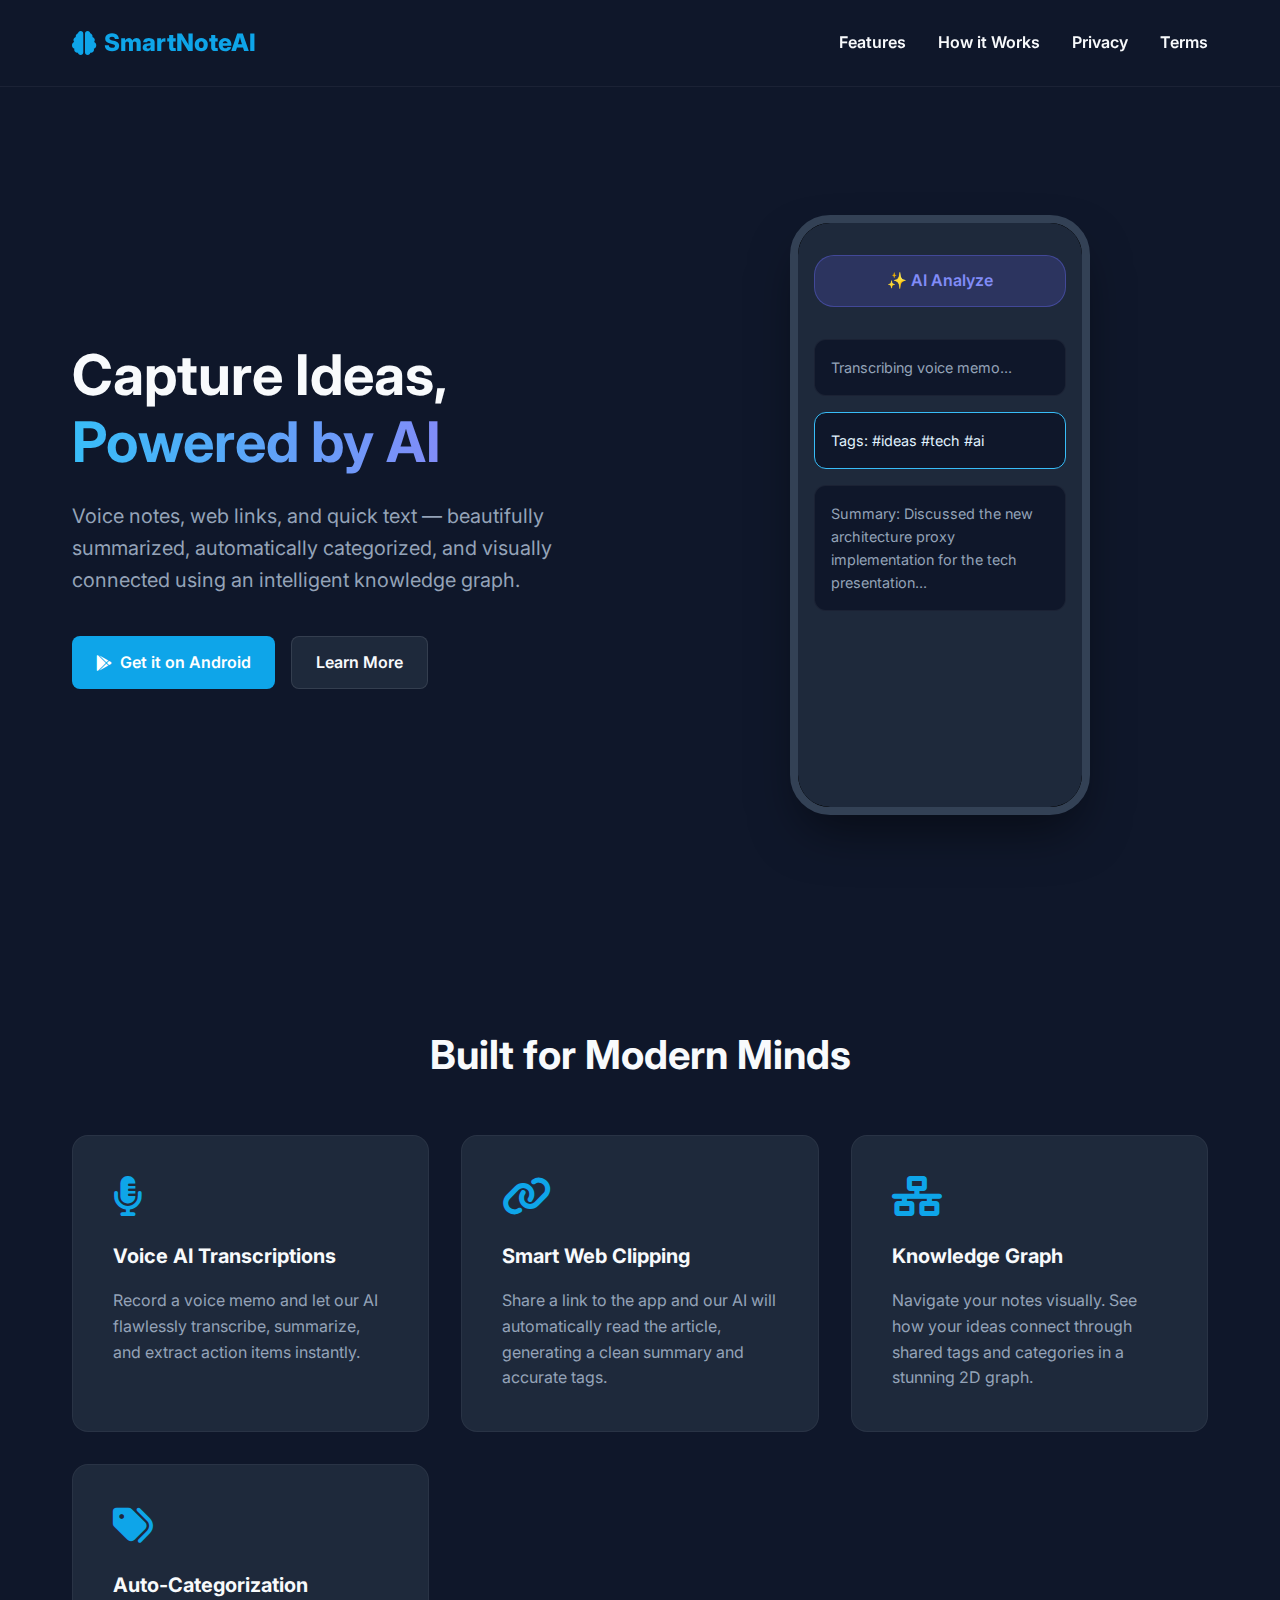
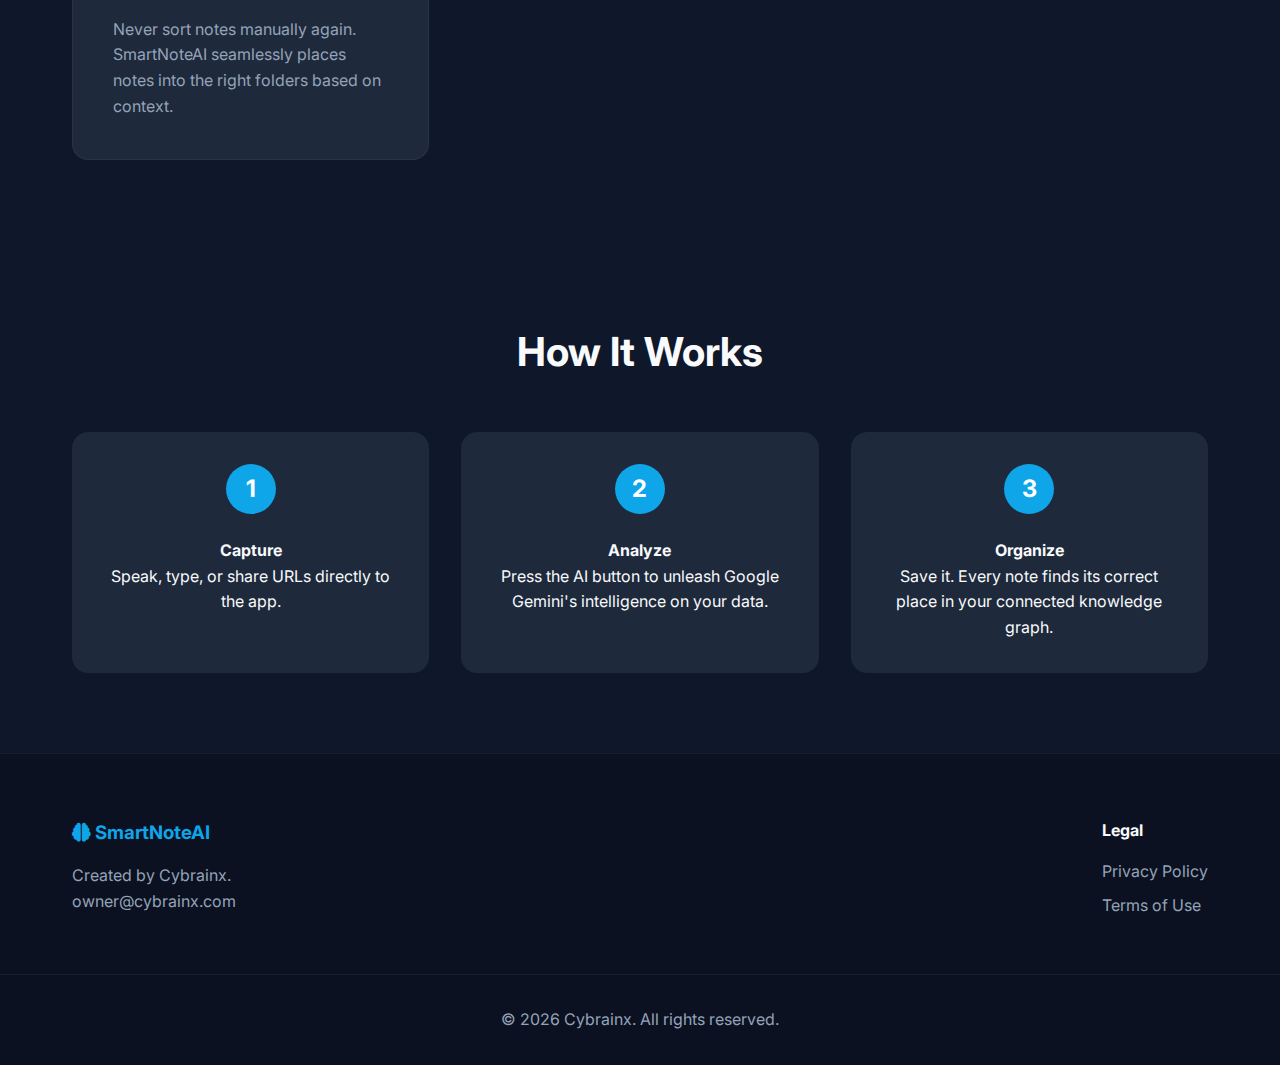
<file: index.html>
<!DOCTYPE html>
<html lang="en">
<head>
    <meta charset="UTF-8">
    <meta name="viewport" content="width=device-width, initial-scale=1.0">
    <title>SmartNoteAI - The Intelligent Note-taking App</title>
    <meta name="description" content="SmartNoteAI captures your ideas instantly through voice, web links, and text. Powered by AI to auto-tag, summarize, and categorize your thoughts.">
    <link rel="stylesheet" href="styles.css">
    <link href="https://fonts.googleapis.com/css2?family=Inter:wght@300;400;600;800&display=swap" rel="stylesheet">
    <link rel="stylesheet" href="https://cdnjs.cloudflare.com/ajax/libs/font-awesome/6.4.0/css/all.min.css">
</head>
<body>
    <!-- Navbar -->
    <nav class="navbar">
        <div class="container nav-content">
            <div class="logo">
                <i class="fa-solid fa-brain"></i>
                <span>SmartNoteAI</span>
            </div>
            <ul class="nav-links">
                <li><a href="#features">Features</a></li>
                <li><a href="#how-it-works">How it Works</a></li>
                <li><a href="privacy-policy.html">Privacy</a></li>
                <li><a href="terms-of-use.html">Terms</a></li>
            </ul>
        </div>
    </nav>

    <!-- Header / Hero Section -->
    <header class="hero">
        <div class="container hero-content">
            <div class="hero-text">
                <h1>Capture Ideas, <span class="highlight">Powered by AI</span></h1>
                <p>Voice notes, web links, and quick text — beautifully summarized, automatically categorized, and visually connected using an intelligent knowledge graph.</p>
                <div class="hero-buttons">
                    <a href="#download" class="btn btn-primary"><i class="fa-brands fa-google-play"></i> Get it on Android</a>
                    <a href="#features" class="btn btn-secondary">Learn More</a>
                </div>
            </div>
            <div class="hero-image">
                <!-- A placeholder illustration for the phone app mockup -->
                <div class="phone-mockup">
                    <div class="mockup-screen">
                        <div class="mockup-header">✨ AI Analyze</div>
                        <div class="mockup-body">
                            <div class="mockup-card">Transcribing voice memo...</div>
                            <div class="mockup-card highlight-card">Tags: #ideas #tech #ai</div>
                            <div class="mockup-card">Summary: Discussed the new architecture proxy implementation for the tech presentation...</div>
                        </div>
                    </div>
                </div>
            </div>
        </div>
    </header>

    <!-- Features Section -->
    <section id="features" class="features">
        <div class="container">
            <h2 class="section-title">Built for Modern Minds</h2>
            <div class="feature-grid">
                <div class="feature-card">
                    <i class="fa-solid fa-microphone-lines feature-icon"></i>
                    <h3>Voice AI Transcriptions</h3>
                    <p>Record a voice memo and let our AI flawlessly transcribe, summarize, and extract action items instantly.</p>
                </div>
                <div class="feature-card">
                    <i class="fa-solid fa-link feature-icon"></i>
                    <h3>Smart Web Clipping</h3>
                    <p>Share a link to the app and our AI will automatically read the article, generating a clean summary and accurate tags.</p>
                </div>
                <div class="feature-card">
                    <i class="fa-solid fa-network-wired feature-icon"></i>
                    <h3>Knowledge Graph</h3>
                    <p>Navigate your notes visually. See how your ideas connect through shared tags and categories in a stunning 2D graph.</p>
                </div>
                <div class="feature-card">
                    <i class="fa-solid fa-tags feature-icon"></i>
                    <h3>Auto-Categorization</h3>
                    <p>Never sort notes manually again. SmartNoteAI seamlessly places notes into the right folders based on context.</p>
                </div>
            </div>
        </div>
    </section>

    <!-- How It Works Section -->
    <section id="how-it-works" class="how-it-works">
        <div class="container">
            <h2 class="section-title">How It Works</h2>
            <div class="steps">
                <div class="step">
                    <div class="step-num">1</div>
                    <h4>Capture</h4>
                    <p>Speak, type, or share URLs directly to the app.</p>
                </div>
                <div class="step">
                    <div class="step-num">2</div>
                    <h4>Analyze</h4>
                    <p>Press the AI button to unleash Google Gemini's intelligence on your data.</p>
                </div>
                <div class="step">
                    <div class="step-num">3</div>
                    <h4>Organize</h4>
                    <p>Save it. Every note finds its correct place in your connected knowledge graph.</p>
                </div>
            </div>
        </div>
    </section>

    <!-- Footer -->
    <footer class="footer">
        <div class="container footer-content">
            <div class="footer-info">
                <h3><i class="fa-solid fa-brain"></i> SmartNoteAI</h3>
                <p>Created by Cybrainx.</p>
                <p>owner@cybrainx.com</p>
            </div>
            <div class="footer-links">
                <h4>Legal</h4>
                <ul>
                    <li><a href="privacy-policy.html">Privacy Policy</a></li>
                    <li><a href="terms-of-use.html">Terms of Use</a></li>
                </ul>
            </div>
        </div>
        <div class="footer-bottom">
            <p>&copy; <span id="year"></span> Cybrainx. All rights reserved.</p>
        </div>
    </footer>

    <script src="script.js"></script>
</body>
</html>
</file>
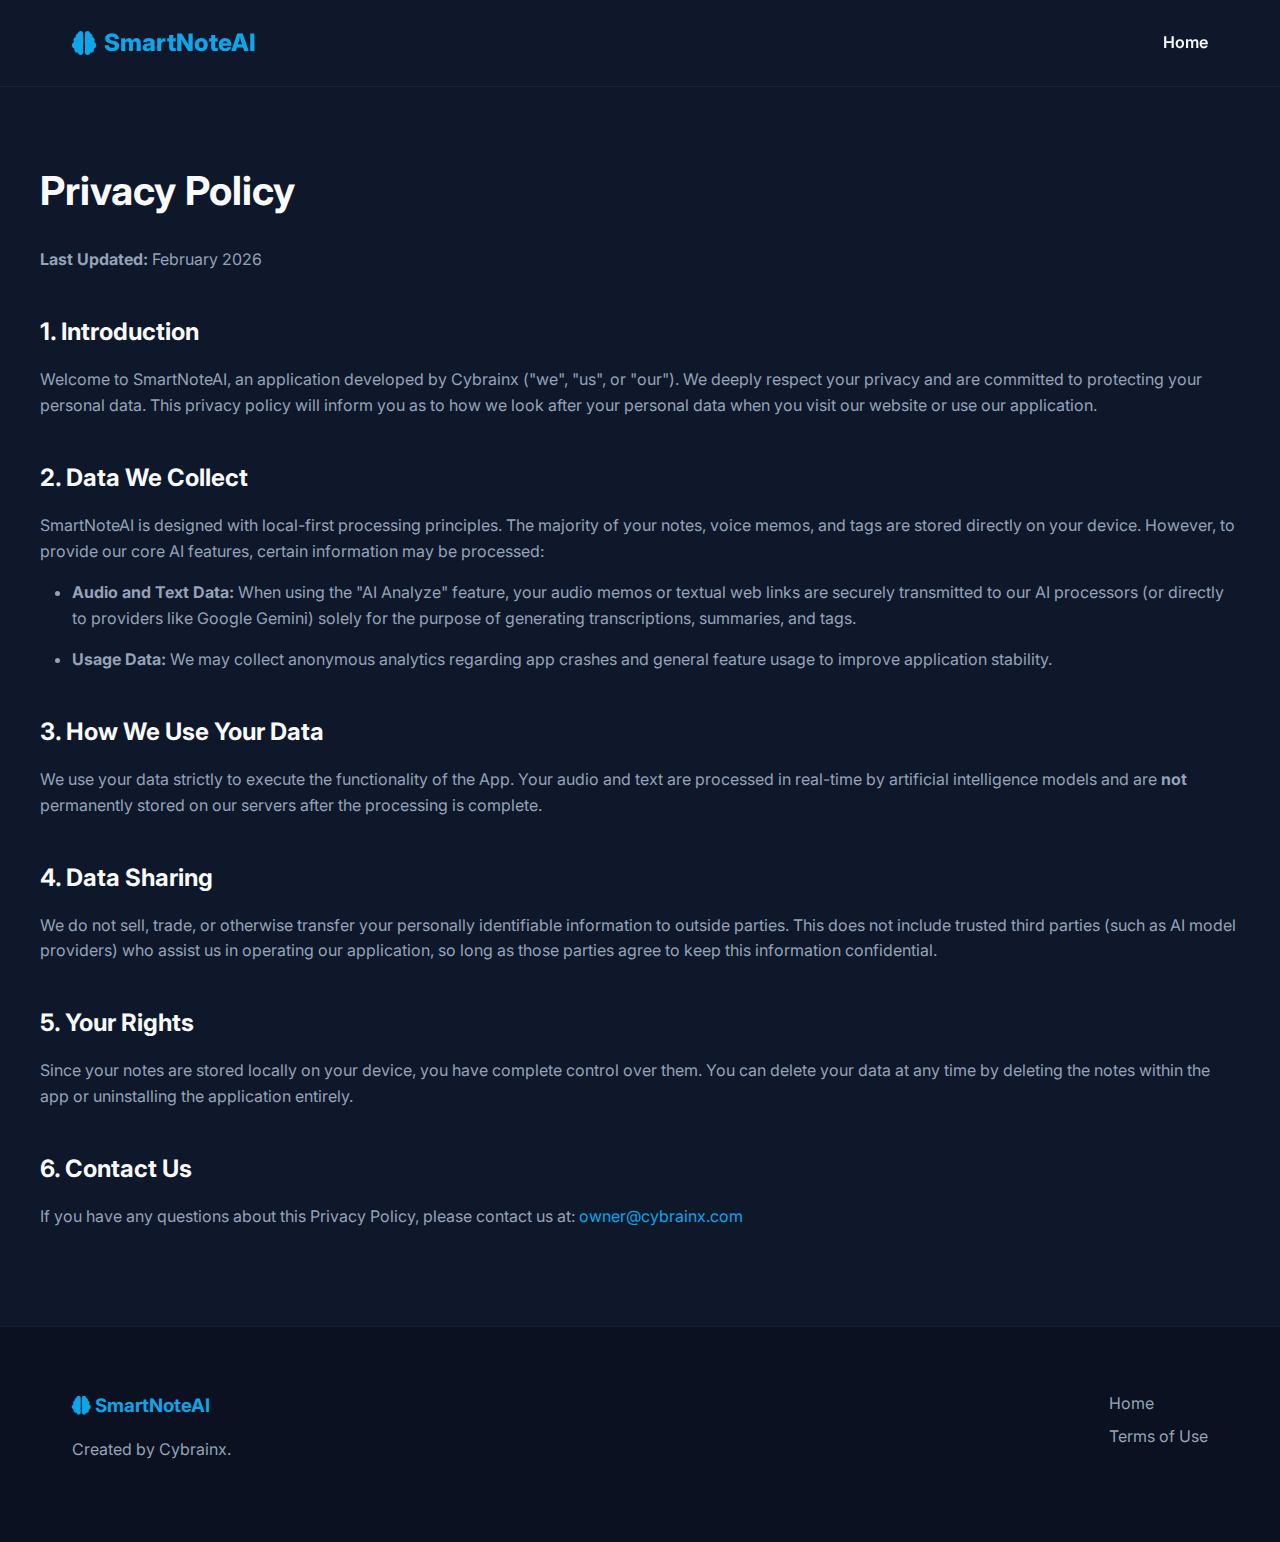
<file: privacy-policy.html>
<!DOCTYPE html>
<html lang="en">

<head>
    <meta charset="UTF-8">
    <meta name="viewport" content="width=device-width, initial-scale=1.0">
    <title>Privacy Policy - SmartNoteAI</title>
    <link rel="stylesheet" href="styles.css">
    <link href="https://fonts.googleapis.com/css2?family=Inter:wght@400;600;800&display=swap" rel="stylesheet">
    <link rel="stylesheet" href="https://cdnjs.cloudflare.com/ajax/libs/font-awesome/6.4.0/css/all.min.css">
</head>

<body>
    <nav class="navbar">
        <div class="container nav-content">
            <a href="index.html" class="logo">
                <i class="fa-solid fa-brain"></i>
                <span>SmartNoteAI</span>
            </a>
            <ul class="nav-links">
                <li><a href="index.html">Home</a></li>
            </ul>
        </div>
    </nav>

    <main class="container legal-content">
        <h1>Privacy Policy</h1>
        <p><strong>Last Updated:</strong> February 2026</p>

        <h2>1. Introduction</h2>
        <p>Welcome to SmartNoteAI, an application developed by Cybrainx ("we", "us", or "our"). We deeply respect your
            privacy and are committed to protecting your personal data. This privacy policy will inform you as to how we
            look after your personal data when you visit our website or use our application.</p>

        <h2>2. Data We Collect</h2>
        <p>SmartNoteAI is designed with local-first processing principles. The majority of your notes, voice memos, and
            tags are stored directly on your device. However, to provide our core AI features, certain information may
            be processed:</p>
        <ul>
            <li><strong>Audio and Text Data:</strong> When using the "AI Analyze" feature, your audio memos or textual
                web links are securely transmitted to our AI processors (or directly to providers like Google Gemini)
                solely for the purpose of generating transcriptions, summaries, and tags.</li>
            <li><strong>Usage Data:</strong> We may collect anonymous analytics regarding app crashes and general
                feature usage to improve application stability.</li>
        </ul>

        <h2>3. How We Use Your Data</h2>
        <p>We use your data strictly to execute the functionality of the App. Your audio and text are processed in
            real-time by artificial intelligence models and are <strong>not</strong> permanently stored on our servers
            after the processing is complete.</p>

        <h2>4. Data Sharing</h2>
        <p>We do not sell, trade, or otherwise transfer your personally identifiable information to outside parties.
            This does not include trusted third parties (such as AI model providers) who assist us in operating our
            application, so long as those parties agree to keep this information confidential.</p>

        <h2>5. Your Rights</h2>
        <p>Since your notes are stored locally on your device, you have complete control over them. You can delete your
            data at any time by deleting the notes within the app or uninstalling the application entirely.</p>

        <h2>6. Contact Us</h2>
        <p>If you have any questions about this Privacy Policy, please contact us at: <a
                href="mailto:owner@cybrainx.com" style="color: var(--primary);">owner@cybrainx.com</a></p>
    </main>

    <footer class="footer">
        <div class="container footer-content">
            <div class="footer-info">
                <h3><i class="fa-solid fa-brain"></i> SmartNoteAI</h3>
                <p>Created by Cybrainx.</p>
            </div>
            <div class="footer-links">
                <ul>
                    <li><a href="index.html">Home</a></li>
                    <li><a href="terms-of-use.html">Terms of Use</a></li>
                </ul>
            </div>
        </div>
    </footer>
</body>

</html>
</file>
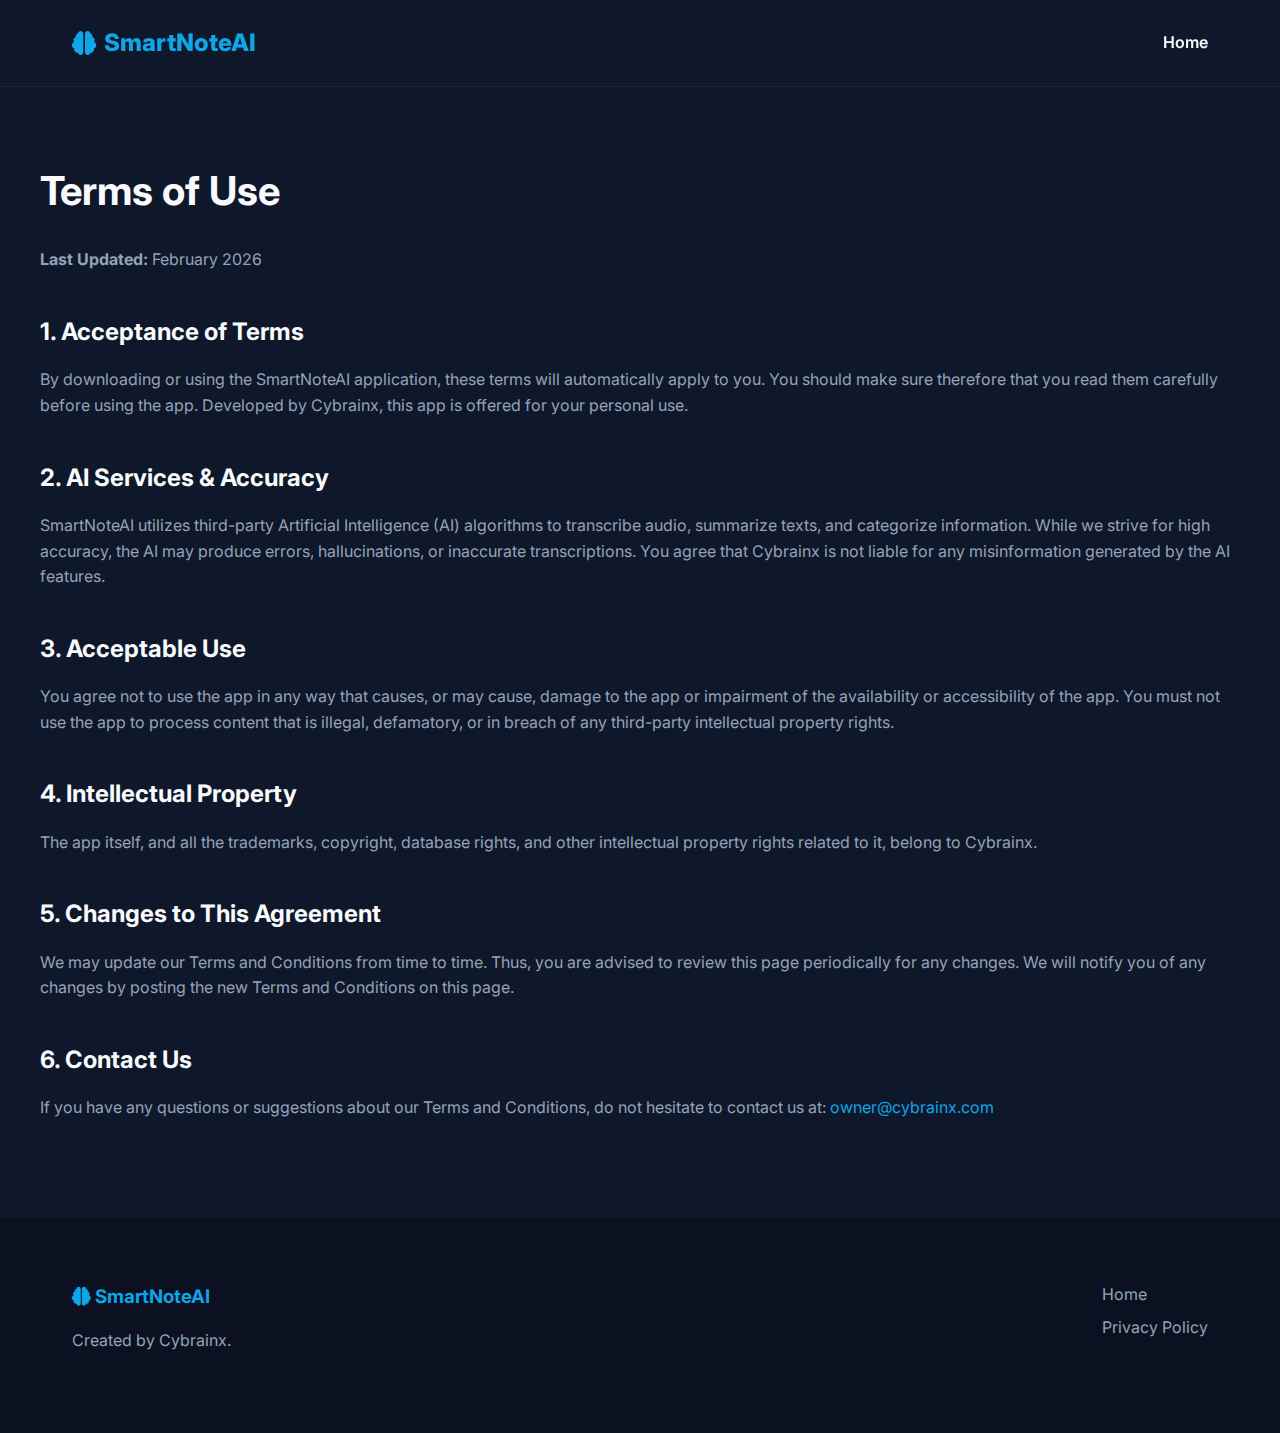
<file: terms-of-use.html>
<!DOCTYPE html>
<html lang="en">

<head>
    <meta charset="UTF-8">
    <meta name="viewport" content="width=device-width, initial-scale=1.0">
    <title>Terms of Use - SmartNoteAI</title>
    <link rel="stylesheet" href="styles.css">
    <link href="https://fonts.googleapis.com/css2?family=Inter:wght@400;600;800&display=swap" rel="stylesheet">
    <link rel="stylesheet" href="https://cdnjs.cloudflare.com/ajax/libs/font-awesome/6.4.0/css/all.min.css">
</head>

<body>
    <nav class="navbar">
        <div class="container nav-content">
            <a href="index.html" class="logo">
                <i class="fa-solid fa-brain"></i>
                <span>SmartNoteAI</span>
            </a>
            <ul class="nav-links">
                <li><a href="index.html">Home</a></li>
            </ul>
        </div>
    </nav>

    <main class="container legal-content">
        <h1>Terms of Use</h1>
        <p><strong>Last Updated:</strong> February 2026</p>

        <h2>1. Acceptance of Terms</h2>
        <p>By downloading or using the SmartNoteAI application, these terms will automatically apply to you. You should
            make sure therefore that you read them carefully before using the app. Developed by Cybrainx, this app is
            offered for your personal use.</p>

        <h2>2. AI Services & Accuracy</h2>
        <p>SmartNoteAI utilizes third-party Artificial Intelligence (AI) algorithms to transcribe audio, summarize
            texts, and categorize information. While we strive for high accuracy, the AI may produce errors,
            hallucinations, or inaccurate transcriptions. You agree that Cybrainx is not liable for any misinformation
            generated by the AI features.</p>

        <h2>3. Acceptable Use</h2>
        <p>You agree not to use the app in any way that causes, or may cause, damage to the app or impairment of the
            availability or accessibility of the app. You must not use the app to process content that is illegal,
            defamatory, or in breach of any third-party intellectual property rights.</p>

        <h2>4. Intellectual Property</h2>
        <p>The app itself, and all the trademarks, copyright, database rights, and other intellectual property rights
            related to it, belong to Cybrainx.</p>

        <h2>5. Changes to This Agreement</h2>
        <p>We may update our Terms and Conditions from time to time. Thus, you are advised to review this page
            periodically for any changes. We will notify you of any changes by posting the new Terms and Conditions on
            this page.</p>

        <h2>6. Contact Us</h2>
        <p>If you have any questions or suggestions about our Terms and Conditions, do not hesitate to contact us at: <a
                href="mailto:owner@cybrainx.com" style="color: var(--primary);">owner@cybrainx.com</a></p>
    </main>

    <footer class="footer">
        <div class="container footer-content">
            <div class="footer-info">
                <h3><i class="fa-solid fa-brain"></i> SmartNoteAI</h3>
                <p>Created by Cybrainx.</p>
            </div>
            <div class="footer-links">
                <ul>
                    <li><a href="index.html">Home</a></li>
                    <li><a href="privacy-policy.html">Privacy Policy</a></li>
                </ul>
            </div>
        </div>
    </footer>
</body>

</html>
</file>
<file: styles.css>
:root {
    --bg-dark: #0f172a;
    --bg-card: #1e293b;
    --text-main: #f8fafc;
    --text-muted: #94a3b8;
    --primary: #0ea5e9;
    --primary-hover: #0284c7;
    --secondary: #3b82f6;
}

* {
    margin: 0;
    padding: 0;
    box-sizing: border-box;
}

body {
    font-family: 'Inter', sans-serif;
    background-color: var(--bg-dark);
    color: var(--text-main);
    line-height: 1.6;
}

a {
    text-decoration: none;
    color: var(--text-main);
}

.container {
    max-width: 1200px;
    margin: 0 auto;
    padding: 0 2rem;
}

/* Navbar */
.navbar {
    padding: 1.5rem 0;
    background-color: rgba(15, 23, 42, 0.9);
    backdrop-filter: blur(10px);
    position: sticky;
    top: 0;
    z-index: 100;
    border-bottom: 1px solid rgba(255, 255, 255, 0.05);
}

.nav-content {
    display: flex;
    justify-content: space-between;
    align-items: center;
}

.logo {
    font-size: 1.5rem;
    font-weight: 800;
    display: flex;
    align-items: center;
    gap: 0.5rem;
    color: var(--primary);
}

.nav-links {
    list-style: none;
    display: flex;
    gap: 2rem;
}

.nav-links a {
    font-weight: 600;
    transition: color 0.3s;
}

.nav-links a:hover {
    color: var(--primary);
}

/* Typography */
h1 {
    font-size: 3.5rem;
    line-height: 1.2;
    margin-bottom: 1.5rem;
}

h2.section-title {
    font-size: 2.5rem;
    text-align: center;
    margin-bottom: 3rem;
    color: var(--text-main);
}

.highlight {
    background: linear-gradient(to right, #38bdf8, #818cf8);
    -webkit-background-clip: text;
    -webkit-text-fill-color: transparent;
}

/* Hero Section */
.hero {
    padding: 8rem 0;
    display: flex;
    align-items: center;
}

.hero-content {
    display: flex;
    align-items: center;
    gap: 4rem;
}

.hero-text {
    flex: 1;
}

.hero-text p {
    font-size: 1.25rem;
    color: var(--text-muted);
    margin-bottom: 2.5rem;
}

.hero-buttons {
    display: flex;
    gap: 1rem;
}

.btn {
    padding: 0.8rem 1.5rem;
    border-radius: 8px;
    font-weight: 600;
    display: inline-flex;
    align-items: center;
    gap: 0.5rem;
    cursor: pointer;
    transition: all 0.3s ease;
}

.btn-primary {
    background-color: var(--primary);
    color: white;
}

.btn-primary:hover {
    background-color: var(--primary-hover);
    transform: translateY(-2px);
}

.btn-secondary {
    background-color: var(--bg-card);
    border: 1px solid rgba(255, 255, 255, 0.1);
}

.btn-secondary:hover {
    background-color: #2a3b52;
}

/* Mockup */
.hero-image {
    flex: 1;
    display: flex;
    justify-content: center;
}

.phone-mockup {
    width: 300px;
    height: 600px;
    background-color: #000;
    border-radius: 40px;
    border: 8px solid #334155;
    position: relative;
    overflow: hidden;
    box-shadow: 0 25px 50px -12px rgba(0, 0, 0, 0.5);
}

.mockup-screen {
    background-color: var(--bg-card);
    border-radius: 32px;
    height: 100%;
    padding: 2rem 1rem;
    display: flex;
    flex-direction: column;
}

.mockup-header {
    background-color: rgba(99, 102, 241, 0.2);
    color: #818cf8;
    padding: 0.75rem;
    border-radius: 20px;
    text-align: center;
    font-weight: 600;
    margin-bottom: 2rem;
    border: 1px solid rgba(99, 102, 241, 0.4);
}

.mockup-card {
    background-color: var(--bg-dark);
    padding: 1rem;
    border-radius: 12px;
    margin-bottom: 1rem;
    font-size: 0.9rem;
    color: var(--text-muted);
    border: 1px solid rgba(255, 255, 255, 0.05);
}

.highlight-card {
    border-color: #38bdf8;
    color: #e0f2fe;
}

/* Features */
.features,
.how-it-works,
.legal-content {
    padding: 5rem 0;
}

.feature-grid {
    display: grid;
    grid-template-columns: repeat(auto-fit, minmax(280px, 1fr));
    gap: 2rem;
}

.feature-card {
    background-color: var(--bg-card);
    padding: 2.5rem;
    border-radius: 16px;
    border: 1px solid rgba(255, 255, 255, 0.05);
    transition: transform 0.3s;
}

.feature-card:hover {
    transform: translateY(-5px);
    border-color: rgba(56, 189, 248, 0.3);
}

.feature-icon {
    font-size: 2.5rem;
    color: var(--primary);
    margin-bottom: 1.5rem;
}

.feature-card h3 {
    margin-bottom: 1rem;
    font-size: 1.25rem;
}

.feature-card p {
    color: var(--text-muted);
}

/* Steps */
.steps {
    display: flex;
    gap: 2rem;
    justify-content: center;
    flex-wrap: wrap;
}

.step {
    background-color: var(--bg-card);
    padding: 2rem;
    border-radius: 16px;
    text-align: center;
    flex: 1;
    min-width: 250px;
}

.step-num {
    width: 50px;
    height: 50px;
    background-color: var(--primary);
    color: white;
    border-radius: 50%;
    display: flex;
    align-items: center;
    justify-content: center;
    font-size: 1.5rem;
    font-weight: bold;
    margin: 0 auto 1.5rem;
}

/* Footer */
.footer {
    background-color: #0b1120;
    padding: 4rem 0 2rem;
    border-top: 1px solid rgba(255, 255, 255, 0.05);
}

.footer-content {
    display: flex;
    justify-content: space-between;
    flex-wrap: wrap;
    gap: 2rem;
    margin-bottom: 3rem;
}

.footer-info h3 {
    color: var(--primary);
    margin-bottom: 1rem;
}

.footer-info p {
    color: var(--text-muted);
}

.footer-links h4 {
    margin-bottom: 1rem;
}

.footer-links ul {
    list-style: none;
}

.footer-links li {
    margin-bottom: 0.5rem;
}

.footer-links a {
    color: var(--text-muted);
    transition: color 0.3s;
}

.footer-links a:hover {
    color: var(--text-main);
}

.footer-bottom {
    text-align: center;
    color: var(--text-muted);
    padding-top: 2rem;
    border-top: 1px solid rgba(255, 255, 255, 0.05);
}

/* Legal Pages */
.legal-content h1 {
    font-size: 2.5rem;
    margin-bottom: 2rem;
}

.legal-content h2 {
    margin-top: 2.5rem;
    margin-bottom: 1rem;
}

.legal-content p,
.legal-content li {
    color: var(--text-muted);
    margin-bottom: 1rem;
}

.legal-content ul {
    margin-left: 2rem;
    margin-bottom: 2rem;
}

@media (max-width: 768px) {
    .nav-links {
        display: none;
    }

    .hero-content {
        flex-direction: column;
        text-align: center;
    }

    .hero-buttons {
        justify-content: center;
    }

    h1 {
        font-size: 2.5rem;
    }
}
</file>
